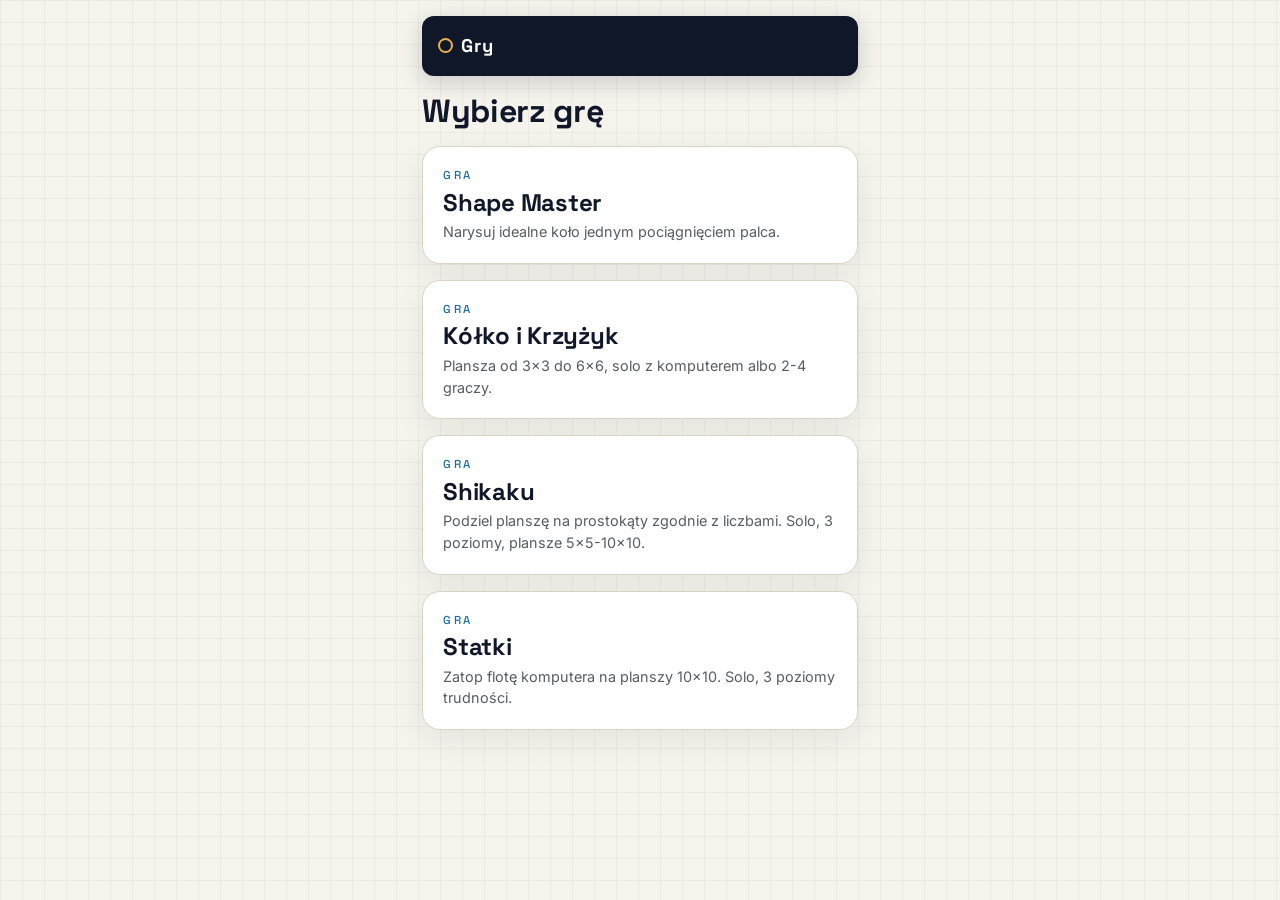
<file: index.html>
<!DOCTYPE html><html lang="pl"><head><meta charset="UTF-8"><meta name="viewport" content="width=device-width, initial-scale=1"><title>Gry</title><link rel="stylesheet" href="fonts/fonts.css"><link rel="stylesheet" href="css/bootstrap.min.css"><link rel="stylesheet" href="css/theme.min.css"><link rel="manifest" href="manifest.json"></head><body class="bg-light"><div class="container py-3"><app-navbar title="Gry"></app-navbar><h2 class="mb-3">Wybierz grę</h2><game-list></game-list></div><script type="module" src="js/game-picker.min.js"></script><script> if ("serviceWorker" in navigator) { navigator.serviceWorker.register("sw.js"); } </script></body></html>
</file>
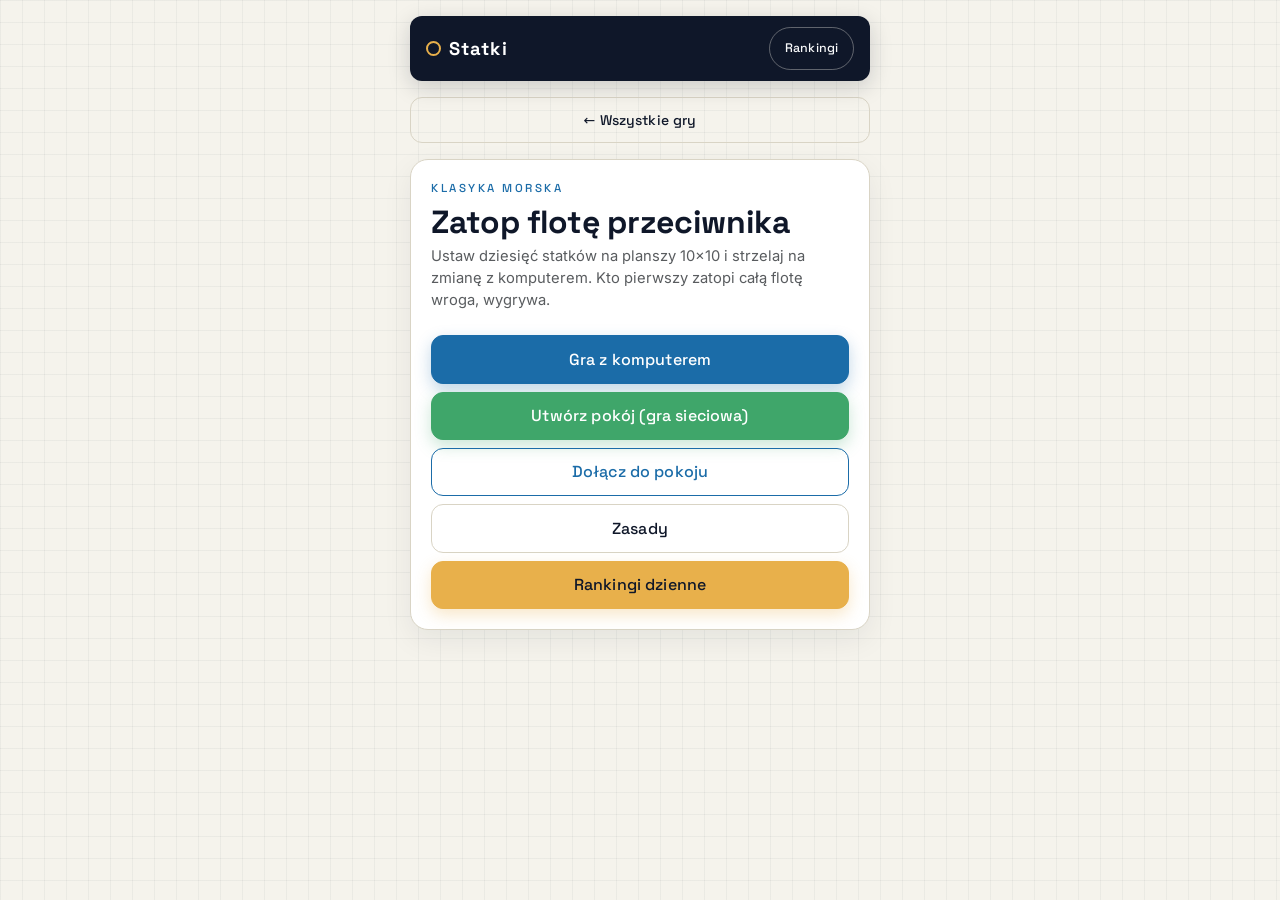
<file: js/games/battleships/index.html>
<!DOCTYPE html><html lang="pl"><head><meta charset="UTF-8"><meta name="viewport" content="width=device-width, initial-scale=1"><title>Statki</title><link rel="stylesheet" href="../../../fonts/fonts.css"><link rel="stylesheet" href="../../../css/bootstrap.min.css"><link rel="stylesheet" href="../../../css/theme.min.css"><link rel="manifest" href="../../../manifest.json"></head><body class="bg-light battleships-page"><div class="container py-3"><app-navbar title="Statki" action-label="Rankingi" data-action="showDailyRankings"></app-navbar><a href="../../../index.html" class="btn btn-secondary btn-sm w-100 mb-3" data-nav-back>&larr; Wszystkie gry</a><screen-router><app-screen id="menu-screen" active><div class="card mb-3"><p class="eyebrow">Klasyka morska</p><h2 class="mb-1">Zatop flotę przeciwnika</h2><p class="text-muted mb-4" style="font-size:.92rem">Ustaw dziesięć statków na planszy 10x10 i strzelaj na zmianę z komputerem. Kto pierwszy zatopi całą flotę wroga, wygrywa.</p><button class="btn btn-primary w-100 mb-2" data-action="showSetup">Gra z komputerem</button><button class="btn btn-success w-100 mb-2" data-action="hostGame">Utwórz pokój (gra sieciowa)</button><button class="btn btn-outline-primary w-100 mb-2" data-action="showJoin">Dołącz do pokoju</button><button class="btn btn-secondary w-100 mb-2" data-action="showScreen" data-arg="rules-screen">Zasady</button><button class="btn btn-warning w-100" data-action="showDailyRankings">Rankingi dzienne</button></div></app-screen><app-screen id="join-screen"><div class="card mb-3"><p class="eyebrow">Gra sieciowa</p><h4 class="mb-3">Dołącz do pokoju</h4><label class="form-label" for="join-pin">Kod pokoju (6 cyfr)</label><input id="join-pin" type="text" class="form-control mb-3 room-pin-input" inputmode="numeric" pattern="[0-9]*" maxlength="6" placeholder="000000" autocomplete="off"><button class="btn btn-success w-100 mb-2" data-action="joinGame">Dołącz</button><button class="btn btn-secondary w-100" data-action="showScreen" data-arg="menu-screen">Powrót</button></div></app-screen><app-screen id="lobby-screen"><div class="card mb-3"><p class="eyebrow">Poczekalnia</p><h4 class="mb-2">Kod pokoju</h4><p id="lobby-pin" class="room-pin">------</p><draw-status id="lobby-status">Tworzę pokój...</draw-status><label class="form-label" for="lobby-link">Link do pokoju</label><input id="lobby-link" type="text" class="form-control mb-2" readonly><div class="row g-2 mb-2"><div class="col-6"><button class="btn btn-outline-primary w-100" data-action="copyRoomLink">Kopiuj link</button></div><div class="col-6"><button class="btn btn-outline-primary w-100" data-action="shareRoom">Wyślij</button></div></div><button id="lobby-start-btn" class="btn btn-success w-100" data-action="startRemoteGame" disabled> Rozpocznij grę </button></div><button class="btn btn-secondary w-100" data-action="showScreen" data-arg="menu-screen">Opuść pokój</button></app-screen><app-screen id="setup-screen"><div class="card mb-3"><p class="eyebrow">Konfiguracja</p><h4 class="mb-3">Przeciwnik i flota</h4><battleships-options></battleships-options><button class="btn btn-success w-100 mt-2" data-action="beginPlacement">Dalej</button><button class="btn btn-secondary w-100 mt-2" data-action="showScreen" data-arg="menu-screen">Powrót</button></div></app-screen><app-screen id="placement-screen"><div class="card board-card mb-3"><p class="eyebrow">Rozstawienie</p><h4 class="mb-2">Ustaw swoją flotę</h4><p id="placement-hint" class="progress-label"></p><battleships-board id="placement-board" role="own"></battleships-board></div><div class="row g-2"><div class="col-6"><button id="orientation-btn" class="btn btn-outline-primary w-100" data-action="toggleOrientation">Ułożenie: poziomo</button></div><div class="col-6"><button class="btn btn-warning w-100" data-action="randomizeFleet">Losuj flotę</button></div></div><button id="start-battle-btn" class="btn btn-success w-100 mt-2" data-action="startBattle" disabled>Do boju</button><button class="btn btn-secondary w-100 mt-2" data-action="clearFleet">Wyczyść planszę</button><button class="btn btn-secondary w-100 mt-2" data-action="showScreen" data-arg="menu-screen">Przerwij</button></app-screen><app-screen id="rules-screen"><div class="card mb-3"><p class="eyebrow">Jak grać</p><h4 class="mb-3">Zasady Statków</h4><ul class="rules-list mb-3"><li>Każdy gracz ma flotę 10 statków: jeden 4-masztowy, dwa 3-masztowe, trzy 2-masztowe i cztery 1-masztowe.</li><li>Statki stoją poziomo albo pionowo i nie mogą się stykać — ani bokiem, ani narożnikiem.</li><li>Gracze strzelają na zmianę, wskazując pole na planszy przeciwnika.</li><li>Trafienie daje prawo do kolejnego strzału. Pudło oddaje turę.</li><li>Wygrywa ten, kto pierwszy zatopi wszystkie statki wroga.</li></ul><p class="eyebrow">Sterowanie</p><ul class="rules-list mb-3"><li>W fazie rozstawiania tapnij pole, aby postawić statek w tym miejscu (od tego pola w prawo albo w dół).</li><li>Przycisk <strong>Ułożenie</strong> obraca statek między poziomem a pionem — ustaw go przed tapnięciem.</li><li>Tapnij <strong>postawiony statek</strong>, aby go usunąć i ustawić na nowo.</li><li><strong>Losuj flotę</strong> rozstawia wszystkie statki za ciebie.</li><li>W bitwie tapnij pole na górnej planszy, aby strzelić.</li></ul><p class="eyebrow">Ocena</p><ul class="rules-list mb-3"><li>Ocena liczy celność: 100% zdobywa zwycięzca, który nie spudłował ani razu.</li><li>Przegrana partia to 0%.</li></ul><button class="btn btn-secondary w-100" data-action="showScreen" data-arg="menu-screen">Powrót</button></div></app-screen><app-screen id="game-screen"><div class="card mb-3"><turn-indicator></turn-indicator><draw-status id="game-status">Przygotowanie do bitwy...</draw-status><p id="progress-label" class="progress-label"></p></div><div class="battle-boards"><div class="card board-card mb-3"><p class="eyebrow mb-1">Plansza wroga</p><battleships-board id="enemy-board" role="enemy"></battleships-board><fleet-status id="enemy-fleet" label="Flota wroga" class="mt-3"></fleet-status></div><div class="card board-card mb-3"><p class="eyebrow mb-1">Twoja plansza</p><battleships-board id="own-board" role="own"></battleships-board><fleet-status id="own-fleet" label="Twoja flota" class="mt-3"></fleet-status></div></div><button class="btn btn-secondary w-100" data-action="restart">Od nowa</button><button class="btn btn-secondary w-100 mt-2" data-action="showScreen" data-arg="menu-screen">Przerwij</button></app-screen><app-screen id="leaderboard-screen"><p class="eyebrow">Dziennik bitew</p><h2 class="mb-3">Rankingi dzienne</h2><div class="accordion" id="leaderboard-accordion"><div class="accordion-item mb-2"><h2 class="accordion-header" id="solo-heading"><button class="accordion-button collapsed" type="button" data-bs-toggle="collapse" data-bs-target="#solo-collapse"> Bitwy z komputerem </button></h2><div id="solo-collapse" class="accordion-collapse collapse show"><div class="accordion-body"><ranking-table id="solo-results"></ranking-table></div></div></div><div class="accordion-item"><h2 class="accordion-header" id="multi-heading"><button class="accordion-button collapsed" type="button" data-bs-toggle="collapse" data-bs-target="#multi-collapse"> Bitwy sieciowe </button></h2><div id="multi-collapse" class="accordion-collapse collapse"><div class="accordion-body"><ranking-summary id="multi-summary"></ranking-summary><ranking-table id="multi-results"></ranking-table></div></div></div></div><button class="btn btn-primary w-100 mt-3" data-action="showSetup">Nowa gra</button><button class="btn btn-danger btn-sm w-100 mt-2" data-action="clearDay" data-arg="solo"> Wyczyść wyniki z komputerem </button><button class="btn btn-danger btn-sm w-100 mt-2" data-action="clearDay" data-arg="multi"> Wyczyść wyniki sieciowe </button><button class="btn btn-danger btn-sm w-100 mt-2" data-action="clearOld"> Wyczyść wcześniejsze dni </button><button class="btn btn-secondary w-100 mt-3" data-action="showScreen" data-arg="menu-screen">Powrót do menu</button></app-screen></screen-router></div><error-toast id="error-box"></error-toast><script type="module" src="game.min.js"></script><script src="../../../js/bootstrap.bundle.min.js"></script><script> if ("serviceWorker" in navigator) { navigator.serviceWorker.register("../../../sw.js"); } </script></body></html>
</file>
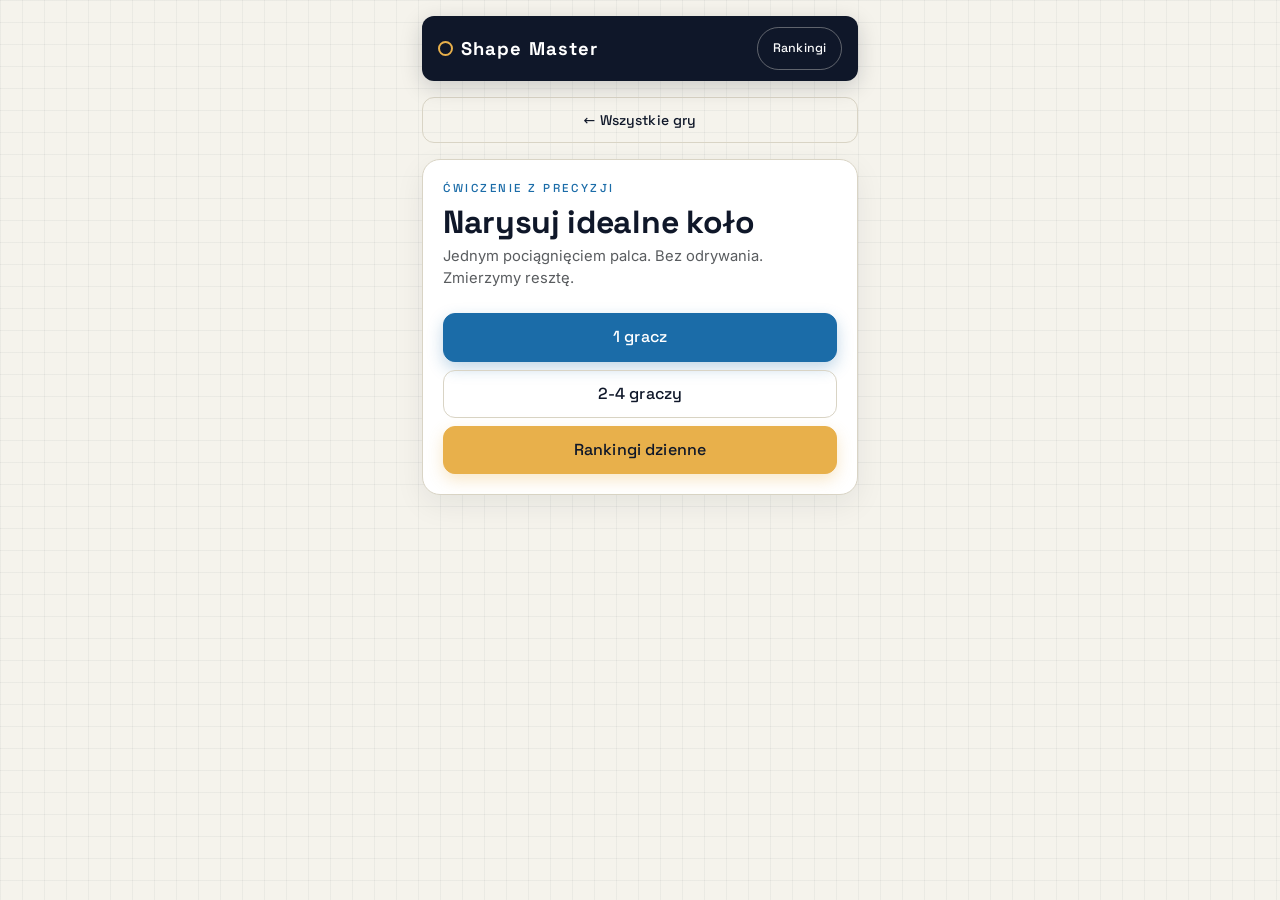
<file: js/games/shape-master/index.html>
<!DOCTYPE html><html lang="pl"><head><meta charset="UTF-8"><meta name="viewport" content="width=device-width, initial-scale=1"><title>Shape Master</title><link rel="stylesheet" href="../../../fonts/fonts.css"><link rel="stylesheet" href="../../../css/bootstrap.min.css"><link rel="stylesheet" href="../../../css/theme.min.css"><link rel="manifest" href="../../../manifest.json"></head><body class="bg-light"><div class="container py-3"><app-navbar title="Shape&nbsp;Master" action-label="Rankingi" data-action="showDailyRankings"></app-navbar><a href="../../../index.html" class="btn btn-secondary btn-sm w-100 mb-3" data-nav-back>&larr; Wszystkie gry</a><screen-router><app-screen id="menu-screen" active><div class="card mb-3"><p class="eyebrow">Ćwiczenie z precyzji</p><h2 class="mb-1">Narysuj idealne koło</h2><p class="text-muted mb-4" style="font-size:.92rem">Jednym pociągnięciem palca. Bez odrywania. Zmierzymy resztę.</p><button class="btn btn-primary w-100 mb-2" data-action="startSolo">1 gracz</button><button class="btn btn-secondary w-100 mb-2" data-action="showMultiplayerSetup">2-4 graczy</button><button class="btn btn-warning w-100" data-action="showDailyRankings">Rankingi dzienne</button></div></app-screen><app-screen id="multiplayer-setup-screen"><div class="card mb-3"><p class="eyebrow">Konfiguracja</p><h4 class="mb-3">Ilu graczy przy stole?</h4><player-setup player-counts="2,3,4"></player-setup><button class="btn btn-secondary w-100 mt-2" data-action="showScreen" data-arg="menu-screen">Powrót</button></div></app-screen><app-screen id="game-screen"><div class="card mb-3"><turn-indicator></turn-indicator><draw-status>Gotowy do rysowania</draw-status><circle-canvas></circle-canvas><score-readout></score-readout></div><button class="btn btn-secondary w-100" data-action="showScreen" data-arg="menu-screen">Przerwij</button></app-screen><app-screen id="leaderboard-screen"><p class="eyebrow">Dziennik pomiarów</p><h2 class="mb-3">Rankingi dzienne</h2><div class="accordion" id="leaderboard-accordion"><div class="accordion-item"><h2 class="accordion-header" id="solo-heading"><button class="accordion-button collapsed" type="button" data-bs-toggle="collapse" data-bs-target="#solo-collapse"> 1 gracz </button></h2><div id="solo-collapse" class="accordion-collapse collapse"><div class="accordion-body"><ranking-table id="solo-results"></ranking-table></div></div></div><div class="accordion-item mt-2"><h2 class="accordion-header" id="multi-heading"><button class="accordion-button collapsed" type="button" data-bs-toggle="collapse" data-bs-target="#multi-collapse"> 2-4 graczy </button></h2><div id="multi-collapse" class="accordion-collapse collapse"><div class="accordion-body"><ranking-summary id="multi-summary"></ranking-summary><ranking-table id="multi-results"></ranking-table></div></div></div></div><div class="row g-2 mt-3"><div class="col-6"><button class="btn btn-danger btn-sm w-100" data-action="clearDay" data-arg="solo"> Wyczyść (1 gracz) </button></div><div class="col-6"><button class="btn btn-danger btn-sm w-100" data-action="clearDay" data-arg="multi"> Wyczyść (2-4 graczy) </button></div></div><button class="btn btn-danger btn-sm w-100 mt-2" data-action="clearOld"> Wyczyść wcześniejsze dni </button><button class="btn btn-secondary w-100 mt-3" data-action="showScreen" data-arg="menu-screen">Powrót do menu</button></app-screen></screen-router></div><error-toast id="error-box"></error-toast><script type="module" src="game.min.js"></script><script src="../../../js/bootstrap.bundle.min.js"></script><script> if ("serviceWorker" in navigator) { navigator.serviceWorker.register("../../../sw.js"); } </script></body></html>
</file>
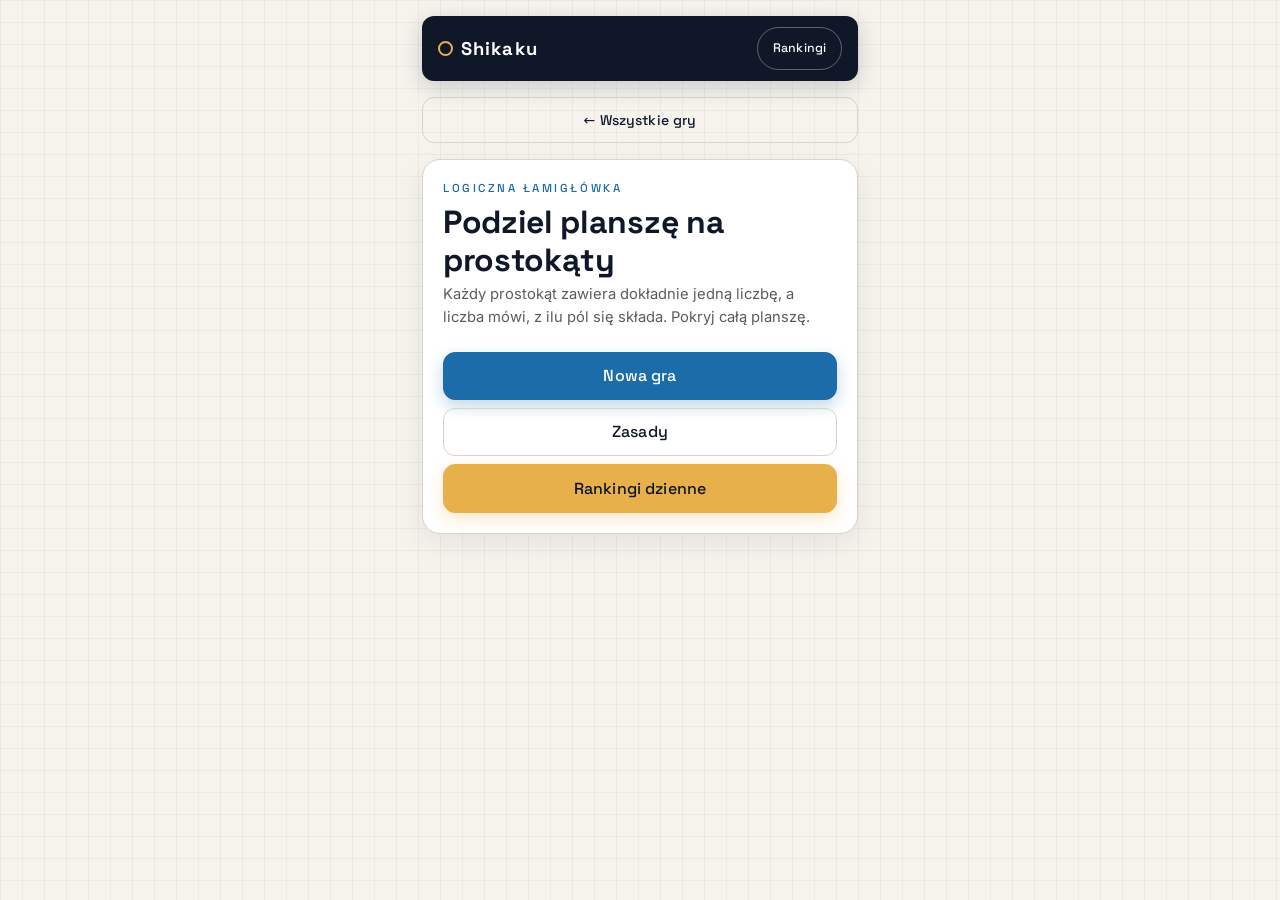
<file: js/games/shikaku/index.html>
<!DOCTYPE html><html lang="pl"><head><meta charset="UTF-8"><meta name="viewport" content="width=device-width, initial-scale=1"><title>Shikaku</title><link rel="stylesheet" href="../../../fonts/fonts.css"><link rel="stylesheet" href="../../../css/bootstrap.min.css"><link rel="stylesheet" href="../../../css/theme.min.css"><link rel="manifest" href="../../../manifest.json"></head><body class="bg-light"><div class="container py-3"><app-navbar title="Shikaku" action-label="Rankingi" data-action="showDailyRankings"></app-navbar><a href="../../../index.html" class="btn btn-secondary btn-sm w-100 mb-3" data-nav-back>&larr; Wszystkie gry</a><screen-router><app-screen id="menu-screen" active><div class="card mb-3"><p class="eyebrow">Logiczna łamigłówka</p><h2 class="mb-1">Podziel planszę na prostokąty</h2><p class="text-muted mb-4" style="font-size:.92rem">Każdy prostokąt zawiera dokładnie jedną liczbę, a liczba mówi, z ilu pól się składa. Pokryj całą planszę.</p><button class="btn btn-primary w-100 mb-2" data-action="showSetup">Nowa gra</button><button class="btn btn-secondary w-100 mb-2" data-action="showScreen" data-arg="rules-screen">Zasady</button><button class="btn btn-warning w-100" data-action="showDailyRankings">Rankingi dzienne</button></div></app-screen><app-screen id="setup-screen"><div class="card mb-3"><p class="eyebrow">Konfiguracja</p><h4 class="mb-3">Rozmiar i poziom</h4><shikaku-options></shikaku-options><button class="btn btn-success w-100 mt-2" data-action="startGame">Zaczynamy</button><button class="btn btn-secondary w-100 mt-2" data-action="showScreen" data-arg="menu-screen">Powrót</button></div></app-screen><app-screen id="rules-screen"><div class="card mb-3"><p class="eyebrow">Jak grać</p><h4 class="mb-3">Zasady Shikaku</h4><ul class="rules-list mb-3"><li>Podziel całą planszę na prostokąty — żadne pole nie może zostać puste.</li><li>Każdy prostokąt musi zawierać dokładnie jedną liczbę.</li><li>Liczba określa pole prostokąta, czyli liczbę jego komórek.</li><li>Prostokąty nie mogą na siebie nachodzić.</li></ul><p class="eyebrow">Sterowanie</p><ul class="rules-list mb-3"><li>Przeciągnij palcem lub myszą, aby narysować prostokąt.</li><li>Tapnij gotowy prostokąt, aby go usunąć.</li><li>Przycisk <strong>Podpowiedź</strong> dokłada jeden prostokąt, ale obniża wynik.</li></ul><button class="btn btn-secondary w-100" data-action="showScreen" data-arg="menu-screen">Powrót</button></div></app-screen><app-screen id="game-screen"><div class="card mb-3"><turn-indicator></turn-indicator><draw-status>Przeciągnij, by narysować prostokąt</draw-status><p id="progress-label" class="progress-label"></p><shikaku-board></shikaku-board></div><div class="row g-2"><div class="col-6"><button class="btn btn-warning w-100" data-action="giveHint">Podpowiedź</button></div><div class="col-6"><button class="btn btn-secondary w-100" data-action="restart">Od nowa</button></div></div><button class="btn btn-secondary w-100 mt-2" data-action="showScreen" data-arg="menu-screen">Przerwij</button></app-screen><app-screen id="leaderboard-screen"><p class="eyebrow">Dziennik rozwiązań</p><h2 class="mb-3">Rankingi dzienne</h2><div class="accordion" id="leaderboard-accordion"><div class="accordion-item"><h2 class="accordion-header" id="solo-heading"><button class="accordion-button collapsed" type="button" data-bs-toggle="collapse" data-bs-target="#solo-collapse"> Rozwiązane zagadki </button></h2><div id="solo-collapse" class="accordion-collapse collapse show"><div class="accordion-body"><ranking-table id="solo-results"></ranking-table></div></div></div></div><button class="btn btn-primary w-100 mt-3" data-action="showSetup">Nowa gra</button><button class="btn btn-danger btn-sm w-100 mt-2" data-action="clearDay"> Wyczyść dzisiejsze wyniki </button><button class="btn btn-danger btn-sm w-100 mt-2" data-action="clearOld"> Wyczyść wcześniejsze dni </button><button class="btn btn-secondary w-100 mt-3" data-action="showScreen" data-arg="menu-screen">Powrót do menu</button></app-screen></screen-router></div><error-toast id="error-box"></error-toast><script type="module" src="game.min.js"></script><script src="../../../js/bootstrap.bundle.min.js"></script><script> if ("serviceWorker" in navigator) { navigator.serviceWorker.register("../../../sw.js"); } </script></body></html>
</file>
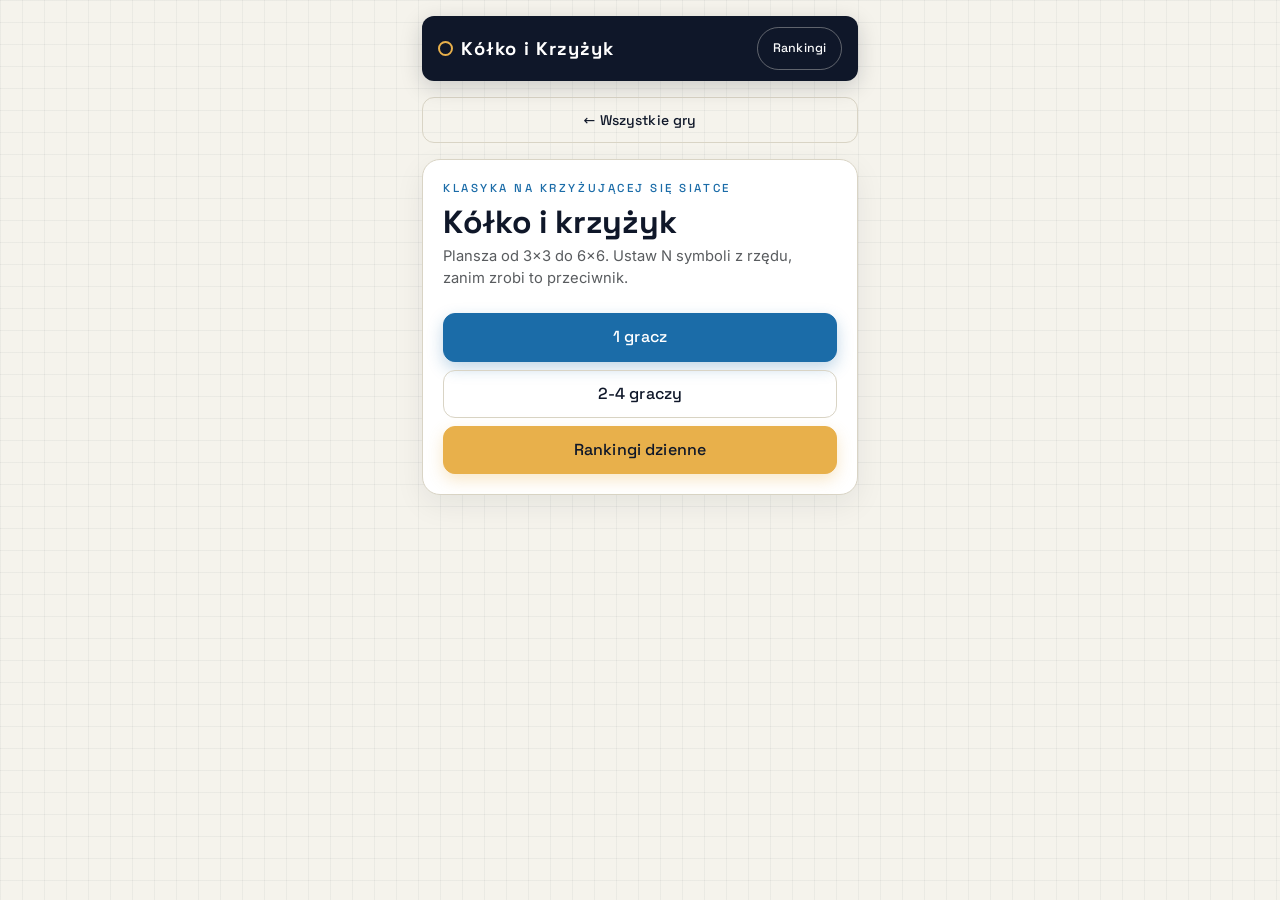
<file: js/games/tic-tac-toe/index.html>
<!DOCTYPE html><html lang="pl"><head><meta charset="UTF-8"><meta name="viewport" content="width=device-width, initial-scale=1"><title>Kółko i Krzyżyk</title><link rel="stylesheet" href="../../../fonts/fonts.css"><link rel="stylesheet" href="../../../css/bootstrap.min.css"><link rel="stylesheet" href="../../../css/theme.min.css"><link rel="manifest" href="../../../manifest.json"></head><body class="bg-light"><div class="container py-3"><app-navbar title="Kółko&nbsp;i&nbsp;Krzyżyk" action-label="Rankingi" data-action="showDailyRankings"></app-navbar><a href="../../../index.html" class="btn btn-secondary btn-sm w-100 mb-3" data-nav-back>&larr; Wszystkie gry</a><screen-router><app-screen id="menu-screen" active><div class="card mb-3"><p class="eyebrow">Klasyka na krzyżującej się siatce</p><h2 class="mb-1">Kółko i krzyżyk</h2><p class="text-muted mb-4" style="font-size:.92rem">Plansza od 3x3 do 6x6. Ustaw N symboli z rzędu, zanim zrobi to przeciwnik.</p><button class="btn btn-primary w-100 mb-2" data-action="startSoloSetup">1 gracz</button><button class="btn btn-secondary w-100 mb-2" data-action="startMultiSetup">2-4 graczy</button><button class="btn btn-warning w-100" data-action="showDailyRankings">Rankingi dzienne</button></div></app-screen><app-screen id="solo-setup-screen"><div class="card mb-3"><p class="eyebrow">Konfiguracja</p><h4 class="mb-3">Ty kontra komputer</h4><game-options id="solo-options" show-difficulty></game-options><button class="btn btn-success w-100 mt-2" data-action="startSolo">Zaczynamy</button><button class="btn btn-secondary w-100 mt-2" data-action="showScreen" data-arg="menu-screen">Powrót</button></div></app-screen><app-screen id="multi-setup-screen"><div class="card mb-3"><p class="eyebrow">Konfiguracja</p><h4 class="mb-3">Ilu graczy przy stole?</h4><game-options id="multi-options"></game-options><player-setup player-counts="2,3,4" no-rounds></player-setup><button class="btn btn-secondary w-100 mt-2" data-action="showScreen" data-arg="menu-screen">Powrót</button></div></app-screen><app-screen id="game-screen"><div class="card mb-3"><turn-indicator></turn-indicator><div id="game-status" class="alert alert-info text-center py-2 mb-3" style="min-height: 44px;"> Twoja kolej </div><game-board></game-board></div><button class="btn btn-secondary w-100" data-action="showScreen" data-arg="menu-screen">Przerwij</button></app-screen><app-screen id="leaderboard-screen"><p class="eyebrow">Dziennik pomiarów</p><h2 class="mb-3">Rankingi dzienne</h2><div class="accordion" id="leaderboard-accordion"><div class="accordion-item"><h2 class="accordion-header" id="solo-heading"><button class="accordion-button collapsed" type="button" data-bs-toggle="collapse" data-bs-target="#solo-collapse"> 1 gracz </button></h2><div id="solo-collapse" class="accordion-collapse collapse"><div class="accordion-body"><ranking-table id="solo-results"></ranking-table></div></div></div><div class="accordion-item mt-2"><h2 class="accordion-header" id="multi-heading"><button class="accordion-button collapsed" type="button" data-bs-toggle="collapse" data-bs-target="#multi-collapse"> 2-4 graczy </button></h2><div id="multi-collapse" class="accordion-collapse collapse"><div class="accordion-body"><ranking-summary id="multi-summary"></ranking-summary><ranking-table id="multi-results"></ranking-table></div></div></div></div><div class="row g-2 mt-3"><div class="col-6"><button class="btn btn-danger btn-sm w-100" data-action="clearDay" data-arg="solo"> Wyczyść (1 gracz) </button></div><div class="col-6"><button class="btn btn-danger btn-sm w-100" data-action="clearDay" data-arg="multi"> Wyczyść (2-4 graczy) </button></div></div><button class="btn btn-danger btn-sm w-100 mt-2" data-action="clearOld"> Wyczyść wcześniejsze dni </button><button class="btn btn-secondary w-100 mt-3" data-action="showScreen" data-arg="menu-screen">Powrót do menu</button></app-screen></screen-router></div><error-toast id="error-box"></error-toast><script type="module" src="game.min.js"></script><script src="../../../js/bootstrap.bundle.min.js"></script><script> if ("serviceWorker" in navigator) { navigator.serviceWorker.register("../../../sw.js"); } </script></body></html>
</file>
<file: fonts/fonts.css>
@font-face{font-family:"Inter";font-style:normal;font-weight:400 600;font-display:swap;src:url(./inter-latin.woff2)format("woff2");unicode-range:U+0000-00FF,U+0131,U+0152-0153,U+02BB-02BC,U+02C6,U+02DA,U+02DC,U+0304,U+0308,U+0329,U+2000-206F,U+2074,U+20AC,U+2122,U+2191,U+2193,U+2212,U+2215,U+FEFF,U+FFFD}@font-face{font-family:"Inter";font-style:normal;font-weight:400 600;font-display:swap;src:url(./inter-latin-ext.woff2)format("woff2");unicode-range:U+0100-02BA,U+02BD-02C5,U+02C7-02CC,U+02CE-02D7,U+02DD-02FF,U+0304,U+0308,U+0329,U+1D00-1DBF,U+1E00-1E9F,U+1EF2-1EFF,U+2020,U+20A0-20AB,U+20AD-20C0,U+2113,U+2C60-2C7F,U+A720-A7FF}@font-face{font-family:"Space Grotesk";font-style:normal;font-weight:400 700;font-display:swap;src:url(./space-grotesk-latin.woff2)format("woff2");unicode-range:U+0000-00FF,U+0131,U+0152-0153,U+02BB-02BC,U+02C6,U+02DA,U+02DC,U+0304,U+0308,U+0329,U+2000-206F,U+2074,U+20AC,U+2122,U+2191,U+2193,U+2212,U+2215,U+FEFF,U+FFFD}@font-face{font-family:"Space Grotesk";font-style:normal;font-weight:400 700;font-display:swap;src:url(./space-grotesk-latin-ext.woff2)format("woff2");unicode-range:U+0100-02BA,U+02BD-02C5,U+02C7-02CC,U+02CE-02D7,U+02DD-02FF,U+0304,U+0308,U+0329,U+1D00-1DBF,U+1E00-1E9F,U+1EF2-1EFF,U+2020,U+20A0-20AB,U+20AD-20C0,U+2113,U+2C60-2C7F,U+A720-A7FF}
</file>
<file: css/theme.min.css>
:root{--ink: #0f1729;--ink-soft: #1e2a44;--paper: #f5f3ec;--sheet: #ffffff;--blue: #1b6ca8;--blue-deep: #14507d;--brass: #e8b04b;--green: #3fa66a;--vermilion: #c7412f;--line: #d9d4c5;--grid: rgba(15, 23, 41, .045);--r-lg: 18px;--r-md: 12px;--r-sm: 9px;--font-display: "Space Grotesk", "Segoe UI", system-ui, sans-serif;--font-body: "Inter", system-ui, -apple-system, sans-serif}app-navbar,screen-router,app-screen,turn-indicator,draw-status,player-setup,circle-canvas,score-readout,ranking-table,ranking-summary,game-list,game-board,game-options,shikaku-board,shikaku-options,battleships-board,battleships-options,fleet-status{display:block}app-screen.d-none{display:none}circle-canvas canvas{display:block;width:100%;max-width:400px;height:auto;min-height:200px;aspect-ratio:1 / 1;margin-inline:auto;touch-action:none}error-toast{position:fixed;bottom:20px;left:50%;transform:translate(-50%);color:#fff;padding:12px 18px;border-radius:12px;display:none;font-size:15px;z-index:9999}body.bg-light{background-color:var(--paper)!important;background-image:linear-gradient(var(--grid) 1px,transparent 1px),linear-gradient(90deg,var(--grid) 1px,transparent 1px);background-size:22px 22px;font-family:var(--font-body);color:var(--ink);min-height:100vh}.container{max-width:460px}.navbar.bg-dark{background-color:var(--ink)!important;border-radius:var(--r-md);box-shadow:0 6px 22px #0f17292e;padding-block:.7rem}.navbar-brand{font-family:var(--font-display);font-weight:700;letter-spacing:.06em;font-size:1.15rem;display:flex;align-items:center;gap:.5rem}.navbar-brand:before{content:"";width:15px;height:15px;border:2px solid var(--brass);border-radius:50%;position:relative;box-shadow:inset 0 0 0 2px var(--ink)}.navbar .btn-outline-light{border-color:#f5f3ec59;font-size:.78rem;letter-spacing:.02em;border-radius:999px;padding-inline:.9rem}.card{background:var(--sheet);border:1px solid var(--line);border-radius:var(--r-lg)!important;box-shadow:0 10px 30px #0f172912;padding:1.25rem!important}.game-tile{display:block;text-decoration:none;color:inherit;transition:transform .08s ease,box-shadow .15s ease,border-color .15s ease}.game-tile:hover,.game-tile:focus-visible{border-color:var(--blue);box-shadow:0 12px 32px #0f17291a;color:inherit}.game-tile:active{transform:translateY(1px)}h2,h4{font-family:var(--font-display);font-weight:700;letter-spacing:-.01em;color:var(--ink)}.eyebrow{font-family:var(--font-display);font-size:.72rem;letter-spacing:.22em;text-transform:uppercase;color:var(--blue);font-weight:500;margin-bottom:.35rem}.btn{font-family:var(--font-display);font-weight:500;letter-spacing:.01em;border-radius:var(--r-md);padding-block:.7rem;border-width:1.5px;transition:transform .08s ease,box-shadow .15s ease,background-color .15s ease}.btn:active{transform:translateY(1px)}.btn-primary{background-color:var(--blue);border-color:var(--blue);box-shadow:0 6px 16px #1b6ca847}.btn-primary:hover,.btn-primary:focus{background-color:var(--blue-deep);border-color:var(--blue-deep)}.btn-secondary{background-color:transparent;border-color:var(--line);color:var(--ink)}.btn-secondary:hover,.btn-secondary:focus{background-color:var(--paper);border-color:var(--ink-soft);color:var(--ink)}.btn-warning{background-color:var(--brass);border-color:var(--brass);color:var(--ink);box-shadow:0 6px 16px #e8b04b4d}.btn-warning:hover,.btn-warning:focus{background-color:#dba638;border-color:#dba638;color:var(--ink)}.btn-success{background-color:var(--green);border-color:var(--green);box-shadow:0 6px 16px #3fa66a47}.btn-success:hover,.btn-success:focus{background-color:#348a58;border-color:#348a58}.btn-danger{background-color:transparent;border-color:var(--vermilion);color:var(--vermilion)}.btn-danger:hover,.btn-danger:focus{background-color:var(--vermilion);border-color:var(--vermilion);color:#fff}.btn-outline-primary{color:var(--blue);border-color:var(--blue);background:transparent}.btn-outline-primary:hover,.btn-outline-primary:focus,.btn-outline-primary.active{background-color:var(--blue);border-color:var(--blue);color:#fff}.form-control{border-radius:var(--r-sm);border:1.5px solid var(--line);padding-block:.65rem;font-family:var(--font-body)}.form-control:focus{border-color:var(--blue);box-shadow:0 0 0 3px #1b6ca826}.form-label{font-family:var(--font-display);font-size:.82rem;font-weight:500;letter-spacing:.02em;color:var(--ink-soft)}draw-status{font-family:var(--font-display);font-weight:500;letter-spacing:.01em;border-radius:var(--r-md);border:1.5px solid transparent;background:var(--paper);color:var(--ink-soft)}draw-status.alert-info{background:#eef4f8;border-color:#cfe1ec;color:var(--blue-deep)}draw-status.alert-warning{background:#fbf3e0;border-color:#f0dca8;color:#8a6516}draw-status.alert-success{background:#e9f5ee;border-color:#c2e4d0;color:#26794a}draw-status.alert-danger{background:#fbeae7;border-color:#f0c9c2;color:var(--vermilion)}circle-canvas canvas{background:var(--sheet);border:1.5px solid var(--line);border-radius:var(--r-md);box-shadow:inset 0 2px 8px #0f17290d}.game-board{--board-size: 3;display:grid;grid-template-columns:repeat(var(--board-size),1fr);gap:6px;width:100%;max-width:400px;aspect-ratio:1 / 1;margin-inline:auto;background:var(--line);border:1.5px solid var(--line);border-radius:var(--r-md);padding:6px;box-shadow:inset 0 2px 8px #0f17290d}.board-cell{display:flex;align-items:center;justify-content:center;aspect-ratio:1 / 1;background:var(--sheet);border:none;border-radius:6px;font-family:var(--font-display);font-weight:700;font-size:clamp(1.1rem,6vw,2rem);color:var(--blue);cursor:pointer;transition:background-color .12s ease}.board-cell:hover:not(.filled){background:#1b6ca814}.board-cell.filled{cursor:default;color:var(--ink)}.board-cell.win-cell{background:#e8b04b40;color:var(--ink)}game-options .btn.active,shikaku-options .btn.active,battleships-options .btn.active{background-color:var(--blue);border-color:var(--blue);color:#fff}.shikaku-board{--shikaku-cols: 7;--shikaku-rows: 7;position:relative;width:100%;max-width:400px;margin-inline:auto;aspect-ratio:1 / 1;background:var(--sheet);border:1.5px solid var(--line);border-radius:var(--r-md);padding:6px;box-shadow:inset 0 2px 8px #0f17290d;touch-action:none;user-select:none;-webkit-user-select:none}.shikaku-grid,.shikaku-overlay{display:grid;grid-template-columns:repeat(var(--shikaku-cols),1fr);grid-template-rows:repeat(var(--shikaku-rows),1fr);gap:2px}.shikaku-grid{width:100%;height:100%}.shikaku-overlay{position:absolute;inset:6px;pointer-events:none}.shikaku-cell{display:flex;align-items:center;justify-content:center;background:#0f172908;border-radius:4px;font-family:var(--font-display);font-weight:700;font-variant-numeric:tabular-nums;font-size:clamp(.7rem,3.2vw,1.1rem);color:var(--ink)}.shikaku-cell.has-clue{background:var(--sheet);box-shadow:inset 0 0 0 1.5px var(--line);color:var(--ink);font-weight:700}.shikaku-rect{border-radius:5px;pointer-events:auto}.shikaku-rect.placed{background:#1b6ca81a;border:2px solid var(--blue);cursor:pointer}.shikaku-rect.solution{background:#3fa66a24;border:2px dashed var(--green)}.shikaku-preview{display:flex;align-items:center;justify-content:center;background:#e8b04b38;border:2px dashed var(--brass);font-family:var(--font-display);font-weight:700;font-size:clamp(.8rem,4vw,1.3rem);color:var(--ink);pointer-events:none}.bs-board{--bs-cols: 10;--bs-rows: 10;width:100%;max-width:400px;margin-inline:auto;background:var(--sheet);border:1.5px solid var(--line);border-radius:var(--r-md);padding:6px;box-shadow:inset 0 2px 8px #0f17290d;touch-action:manipulation;user-select:none;-webkit-user-select:none}.bs-grid{display:grid;grid-template-columns:1.1em repeat(var(--bs-cols),1fr);grid-template-rows:1.1em repeat(var(--bs-rows),1fr);gap:2px}.bs-label{display:flex;align-items:center;justify-content:center;font-family:var(--font-display);font-size:clamp(.5rem,2.1vw,.68rem);letter-spacing:.02em;color:var(--blue);font-variant-numeric:tabular-nums}.bs-cell{aspect-ratio:1 / 1;display:flex;align-items:center;justify-content:center;background:#0f172908;border-radius:3px;font-family:var(--font-display);font-weight:700;font-size:clamp(.55rem,2.6vw,.95rem);line-height:1;color:var(--ink);cursor:pointer;transition:background-color .12s ease}battleships-board[role=enemy] .bs-cell:hover{background:#1b6ca81a}battleships-board[role=enemy].waiting{opacity:.45;filter:grayscale(.6);pointer-events:none}battleships-board[role=enemy].waiting .bs-cell{cursor:not-allowed}battleships-board[role=enemy].waiting .bs-cell:hover:not(.pending){background:#0f172908}battleships-board[role=enemy].waiting .bs-cell.pending{opacity:1}battleships-board[role=own] .bs-cell{cursor:default}battleships-board[role=own].placing .bs-cell{cursor:pointer}.bs-cell.has-ship{background:#1b6ca852;box-shadow:inset 0 0 0 1.5px var(--blue)}.bs-cell.miss{background:#0f172912;color:var(--ink-soft)}.bs-cell.hit{background:#e8b04b8c;color:var(--ink)}.bs-cell.sunk{background:#c7412fbf;color:#fff;box-shadow:inset 0 0 0 1.5px var(--vermilion)}.bs-cell.pending{position:relative;background:#e8b04b40;box-shadow:inset 0 0 0 1.5px var(--brass)}.bs-cell.pending:after{content:"";position:absolute;width:55%;height:55%;border-radius:50%;border:2px solid rgba(15,23,41,.18);border-top-color:var(--ink);animation:bs-spin .7s linear infinite}@keyframes bs-spin{to{transform:rotate(360deg)}}@media(prefers-reduced-motion:reduce){.bs-cell.pending:after{animation:bs-pulse 1.2s ease-in-out infinite}@keyframes bs-pulse{50%{opacity:.25}}}.bs-cell.preview-ok{background:#3fa66a73;box-shadow:inset 0 0 0 1.5px var(--green)}.bs-cell.preview-bad{background:#c7412f59;box-shadow:inset 0 0 0 1.5px var(--vermilion)}.room-pin{font-family:var(--font-display);font-weight:700;font-size:clamp(2.2rem,12vw,3rem);letter-spacing:.18em;font-variant-numeric:tabular-nums;color:var(--blue);text-align:center;margin-block:.2rem .6rem;user-select:all;-webkit-user-select:all}.room-pin-input{font-family:var(--font-display);font-size:1.6rem;letter-spacing:.22em;text-align:center;font-variant-numeric:tabular-nums}.fleet-list{list-style:none;padding:0;margin:0}.fleet-list li{display:flex;align-items:center;gap:.5rem;padding-block:.15rem}.fleet-size{font-family:var(--font-display);font-size:.75rem;letter-spacing:.03em;color:var(--ink-soft);min-width:4.6rem}.fleet-pips{display:flex;gap:.25rem}.fleet-pip{width:11px;height:11px;border-radius:3px;background:var(--blue);box-shadow:inset 0 0 0 1px var(--blue-deep)}.fleet-pip.sunk{background:transparent;box-shadow:inset 0 0 0 1.5px var(--line)}.battle-boards{display:grid;gap:0}@media(min-width:900px){.battleships-page .container{max-width:900px}.battle-boards{grid-template-columns:1fr 1fr;gap:1rem;align-items:start}.battle-boards>.card{height:100%;margin-bottom:0!important}.battle-boards{margin-bottom:1rem}.battleships-page>.container>app-navbar,.battleships-page>.container>[data-nav-back],.battleships-page #game-screen>.card:first-child,.battleships-page #game-screen>.btn,.battleships-page app-screen:not(#game-screen){max-width:460px;margin-inline:auto;width:auto}.battleships-page>.container>[data-nav-back],.battleships-page #game-screen>.btn,.battleships-page app-screen:not(#game-screen).d-block{display:block}.battleships-page>.container>app-navbar{display:flex}}@media(max-width:420px){.bs-board{padding:3px}.bs-grid{grid-template-columns:.85em repeat(var(--bs-cols),1fr);grid-template-rows:.85em repeat(var(--bs-rows),1fr);gap:1px}.card.board-card{padding:.85rem!important}}.progress-label{font-family:var(--font-display);font-size:.78rem;letter-spacing:.04em;color:var(--ink-soft);font-variant-numeric:tabular-nums;margin-block:.6rem .75rem;text-align:center}.rules-list{padding-left:1.1rem;margin-bottom:0;font-size:.92rem;color:var(--ink-soft)}.rules-list li+li{margin-top:.4rem}.score-readout{text-align:center;padding:.5rem 0 .25rem}.score-readout .eyebrow{color:var(--blue)}.score-value{font-family:var(--font-display);font-weight:700;font-size:4.2rem;line-height:1;letter-spacing:-.03em;font-variant-numeric:tabular-nums;color:var(--ink)}.score-value .pct{font-size:1.6rem;color:var(--blue);vertical-align:super;margin-left:.1rem}.score-verdict{font-family:var(--font-display);font-weight:500;letter-spacing:.04em;margin-top:.35rem}turn-indicator{display:flex;flex-direction:column;gap:.15rem}.accordion-button{font-family:var(--font-display);font-weight:600;letter-spacing:.06em;background:var(--sheet);color:var(--ink);border-radius:var(--r-md)!important;padding:.9rem 1.1rem}.accordion-button:not(.collapsed){background:var(--ink);color:var(--paper);box-shadow:none}.accordion-button:focus{box-shadow:0 0 0 3px #1b6ca833;border-color:transparent}.accordion-button:not(.collapsed):after{filter:invert(1) brightness(1.6)}.accordion-item{background:transparent;border:1px solid var(--line);border-radius:var(--r-md)!important;overflow:hidden;box-shadow:0 6px 18px #0f17290d}.accordion-body{background:#f5f3ecb8}.table{font-size:.92rem;margin-bottom:.25rem}.table thead th{font-family:var(--font-display);font-size:.72rem;letter-spacing:.14em;text-transform:uppercase;color:var(--blue);border-bottom:1.5px solid var(--line);padding-bottom:.4rem}.table td{vertical-align:middle;border-color:var(--line)}.table .score-cell{font-family:var(--font-display);font-weight:600;font-variant-numeric:tabular-nums;color:var(--ink)}.table-striped>tbody>tr:nth-of-type(odd)>*{background-color:#1b6ca809}.ranking-summary-card{background:#e8b04b14;border:1.5px solid rgba(232,176,75,.35);border-radius:var(--r-md);padding:.9rem 1rem}.ranking-summary-card .eyebrow{color:var(--brass)}.ranking-summary-card .eyebrow:not(:first-child){margin-top:.7rem}.summary-record{font-family:var(--font-display);font-weight:700;font-size:1.15rem;color:var(--ink)}.summary-record-score{color:var(--brass);font-variant-numeric:tabular-nums;margin-left:.3rem}.summary-sessions li{display:flex;justify-content:space-between;align-items:baseline;padding-block:.25rem;font-size:.9rem}.summary-sessions li+li{border-top:1px dashed var(--line)}.summary-sessions .session-label{color:var(--ink-soft)}.summary-sessions .session-winner{font-family:var(--font-display);font-weight:600;font-variant-numeric:tabular-nums;color:var(--ink)}error-toast{font-family:var(--font-display);font-weight:500;background:var(--vermilion);box-shadow:0 10px 28px #c7412f59;letter-spacing:.01em}.rank-date{font-family:var(--font-display);font-size:.8rem;letter-spacing:.03em;color:var(--ink-soft)}:focus-visible{outline:2px solid var(--blue);outline-offset:2px}@media(prefers-reduced-motion:reduce){.btn{transition:none}}
</file>
